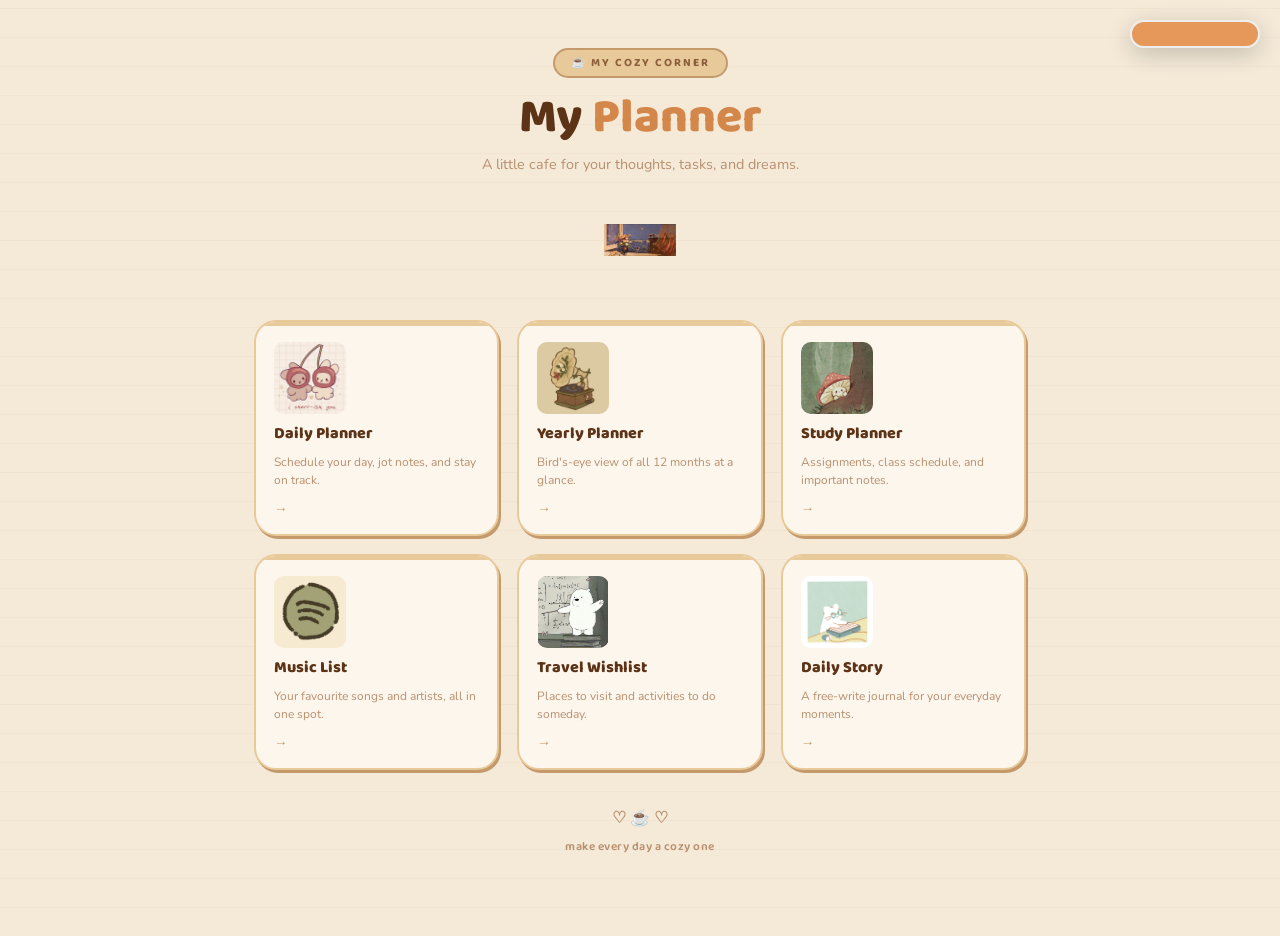
<file: planner/index.html>
<!DOCTYPE html>
<html lang="en">
<head>
  <meta charset="UTF-8">
  <title>My Planner</title>
  <meta name="viewport" content="width=device-width, initial-scale=1.0">
  <link rel="stylesheet" href="style/base.css">
  <link rel="stylesheet" href="style/components.css">
  <style>
    /* ── INDEX-ONLY STYLES ── */
    body {
      padding-bottom: 60px;
    }

    .hero {
      text-align: center;
      padding: 48px 24px 36px;
      position: relative;
    }

    .hero-tag {
      display: inline-block;
      background: var(--tan);
      border: 2px solid var(--brown-light);
      border-radius: var(--radius-pill);
      padding: 4px 16px;
      font-family: var(--font-display);
      font-size: 0.72rem;
      font-weight: 700;
      letter-spacing: 2px;
      text-transform: uppercase;
      color: var(--brown-mid);
      margin-bottom: 14px;
    }

    .hero h1 {
      font-family: var(--font-display);
      font-size: 3rem;
      font-weight: 800;
      color: var(--brown);
      line-height: 1.1;
      margin-bottom: 8px;
    }

    .hero h1 span {
      color: var(--accent);
    }

    .hero p {
      font-size: 0.9rem;
      color: var(--muted);
      max-width: 340px;
      margin: 0 auto 28px;
      line-height: 1.6;
    }

    /* cafe illustration row */
    .hero-illo {
      display: flex;
      justify-content: center;
      align-items: flex-end;
      gap: 20px;
      margin-bottom: 8px;
      font-size: 2rem;
      line-height: 1;
    }

    /* ── GRID ── */
    .planner-grid {
      display: grid;
      grid-template-columns: repeat(3, 1fr);
      gap: 18px;
      max-width: 820px;
      margin: 0 auto;
      padding: 0 24px;
    }

    @media (max-width: 640px) {
      .planner-grid { grid-template-columns: repeat(2, 1fr); }
      .hero h1 { font-size: 2.2rem; }
    }

    /* ── PAGE CARD ── */
    .page-card {
      background: var(--cream-light);
      border: 2px solid var(--tan);
      border-radius: var(--radius-lg);
      padding: 20px 18px 16px;
      text-decoration: none;
      color: var(--brown);
      display: flex;
      flex-direction: column;
      gap: 10px;
      box-shadow: var(--shadow-card);
      transition: transform 0.18s, box-shadow 0.18s, background 0.15s;
      position: relative;
      overflow: hidden;
      cursor: pointer;
    }

    .page-card:hover {
      transform: translate(-2px, -3px);
      box-shadow: var(--shadow-lift);
      background: var(--warm-white);
    }

    .page-card:active {
      transform: translate(0, 0);
      box-shadow: var(--shadow-card);
    }

    /* accent stripe at top */
    .page-card::before {
      content: '';
      position: absolute;
      top: 0; left: 0; right: 0;
      height: 4px;
      background: var(--tan);
      border-radius: var(--radius-lg) var(--radius-lg) 0 0;
      transition: background 0.2s;
    }

    .page-card:hover::before { background: var(--accent); }

    .card-icon {
      width: 72px;
      height: 72px;
      object-fit: contain;
      border-radius: 10px;
    }

    .card-name {
      font-family: var(--font-display);
      font-size: 1rem;
      font-weight: 800;
      color: var(--brown);
      line-height: 1.2;
    }

    .card-desc {
      font-size: 0.75rem;
      color: var(--muted);
      line-height: 1.5;
    }

    .card-arrow {
      font-size: 0.85rem;
      color: var(--brown-light);
      margin-top: auto;
      transition: color 0.15s, transform 0.15s;
      display: inline-block;
    }

    .page-card:hover .card-arrow {
      color: var(--accent);
      transform: translateX(3px);
    }

    /* ── FOOTER ── */
    .site-footer {
      text-align: center;
      padding: 36px 24px 20px;
      font-size: 0.75rem;
      color: var(--muted);
      font-family: var(--font-display);
      font-weight: 600;
      letter-spacing: 0.5px;
    }

    .site-footer .hearts {
      font-size: 1rem;
      display: block;
      margin-bottom: 6px;
    }
  </style>
</head>
<body>

  <!-- HERO -->
  <div class="hero fade-up">
    <div class="hero-tag">☕ my cozy corner</div>
    <h1>My <span>Planner</span></h1>
    <p>A little cafe for your thoughts, tasks, and dreams.</p>
    <div class="hero-illo">
    <img class="card-icon" src="/planner/assets/illustration/aesthetic.png" width="1000"  height="200">

    </div>
  </div>

  <!-- PAGE CARDS GRID -->
  <div class="planner-grid stagger">

    <a class="page-card" href="pages/daily.html">
      <img class="card-icon" src="/planner/assets/illustration/i-cherr-ish.png" alt="Daily Planner">
      <div class="card-name">Daily Planner</div>
      <div class="card-desc">Schedule your day, jot notes, and stay on track.</div>
      <span class="card-arrow">→</span>
    </a>

    <a class="page-card" href="pages/yearly.html">
      <img class="card-icon" src="/planner/assets/illustration/yearly.png" alt="Yearly Planner">
      <div class="card-name">Yearly Planner</div>
      <div class="card-desc">Bird's-eye view of all 12 months at a glance.</div>
      <span class="card-arrow">→</span>
    </a>

    <a class="page-card" href="pages/study.html">
      <img class="card-icon" src="/planner/assets/illustration/p.png" alt="Study Planner">
      <div class="card-name">Study Planner</div>
      <div class="card-desc">Assignments, class schedule, and important notes.</div>
      <span class="card-arrow">→</span>
    </a>

    <a class="page-card" href="pages/music-list.html">
      <img class="card-icon" src="/planner/assets/illustration/music.png" alt="Music List">
      <div class="card-name">Music List</div>
      <div class="card-desc">Your favourite songs and artists, all in one spot.</div>
      <span class="card-arrow">→</span>
    </a>

    <a class="page-card" href="pages/travel.html">
      <img class="card-icon" src="/planner/assets/illustration/ice-bear.png" alt="Travel Wishlist">
      <div class="card-name">Travel Wishlist</div>
      <div class="card-desc">Places to visit and activities to do someday.</div>
      <span class="card-arrow">→</span>
    </a>

    <a class="page-card" href="pages/daily-story.html">
      <img class="card-icon" src="/planner/assets/illustration/angry-typing.png" alt="Daily Story">
      <div class="card-name">Daily Story</div>
      <div class="card-desc">A free-write journal for your everyday moments.</div>
      <span class="card-arrow">→</span>
    </a>

  </div>

  <!-- FOOTER -->
  <footer class="site-footer">
    <span class="hearts">♡ ☕ ♡</span>
    make every day a cozy one
  </footer>

  <script src="script.js" defer></script>
</body>
</html>
</file>
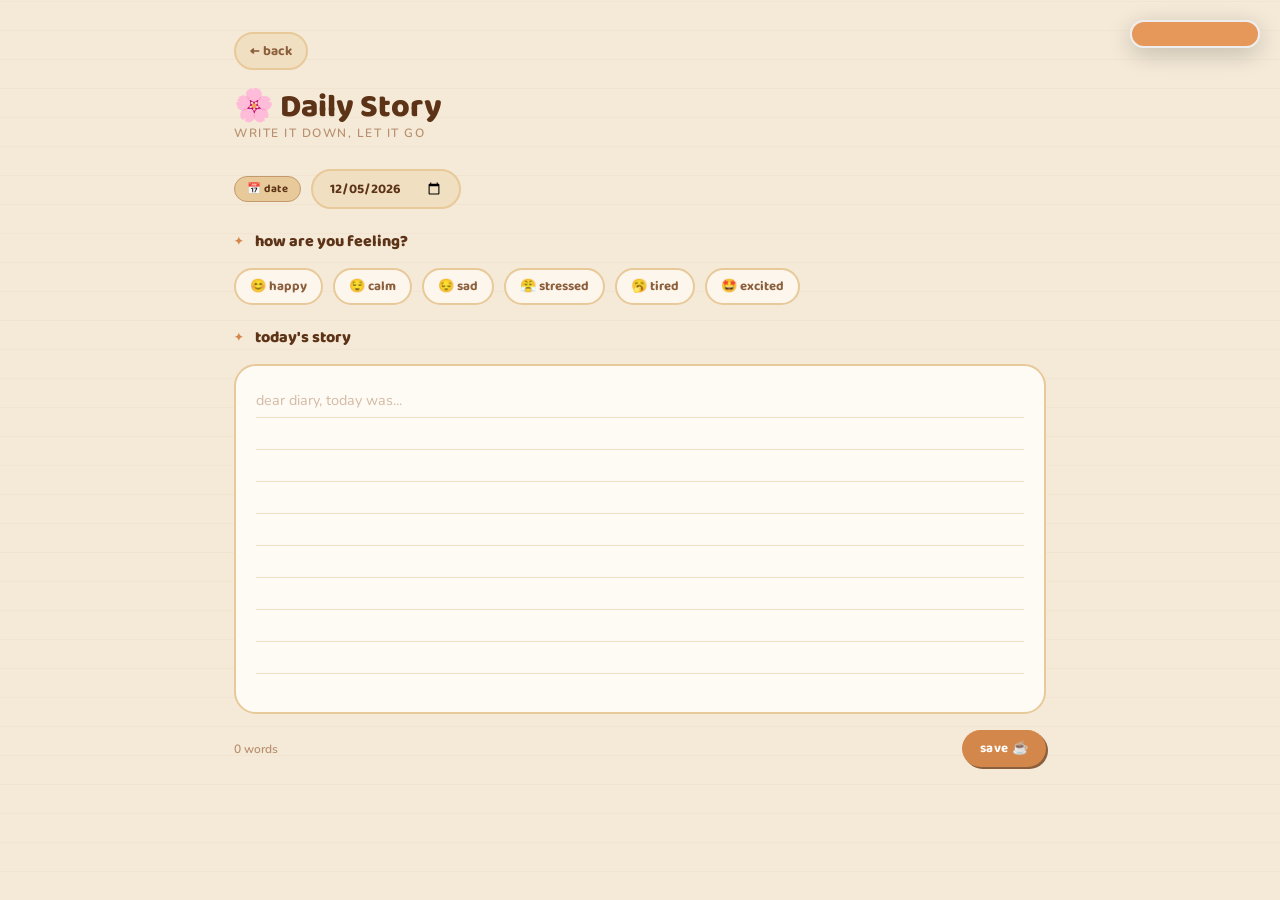
<file: planner/pages/daily-story.html>
<!DOCTYPE html>
<html lang="en">
<head>
  <meta charset="UTF-8">
  <title>Daily Story</title>
  <meta name="viewport" content="width=device-width, initial-scale=1.0">
  <link rel="stylesheet" href="../style/base.css">
  <link rel="stylesheet" href="../style/components.css">
  <style>
    .journal-date { display: flex; gap: 10px; align-items: center; margin-bottom: 20px; }
    .journal-date input {
      background: var(--tan-light); border: 2px solid var(--tan);
      border-radius: var(--radius-pill); padding: 6px 16px;
      font-family: var(--font-display); font-size: 0.85rem;
      font-weight: 700; color: var(--brown); outline: none;
    }
    .mood-row { display: flex; gap: 10px; margin-bottom: 20px; flex-wrap: wrap; }
    .mood-btn {
      background: var(--cream-light); border: 2px solid var(--tan);
      border-radius: var(--radius-pill); padding: 6px 14px;
      font-size: 0.82rem; font-family: var(--font-display);
      font-weight: 700; color: var(--brown-mid); cursor: pointer;
      transition: background 0.15s, border-color 0.15s;
    }
    .mood-btn:hover, .mood-btn.active { background: var(--accent); border-color: var(--accent); color: white; }
    .journal-body {
      background: var(--warm-white); border: 2px solid var(--tan);
      border-radius: var(--radius-lg); padding: 20px; min-height: 340px;
    }
    .journal-body textarea {
      width: 100%; min-height: 300px; background: transparent;
      border: none; outline: none; resize: none;
      font-family: var(--font-body); font-size: 0.9rem; color: var(--brown); line-height: 2;
      background-image: repeating-linear-gradient(transparent, transparent 31px, var(--tan-light) 31px, var(--tan-light) 32px);
    }
    .journal-body textarea::placeholder { color: var(--muted); opacity: 0.6; }
    .bottom-row { display: flex; justify-content: space-between; align-items: center; margin-top: 16px; }
    .word-count { font-size: 0.75rem; color: var(--muted); font-weight: 600; }
    .status { font-size: 0.75rem; color: var(--accent); font-weight: 600; opacity: 0; transition: opacity 0.3s; }
    .status.show { opacity: 1; }
  </style>
</head>
<body>
<div class="page fade-up">
  <a class="back-nav" href="../index.html">← back</a>
  <div class="page-header">
    <div>
      <h1>🌸 Daily Story</h1>
      <div class="subtitle">write it down, let it go</div>
    </div>
  </div>

  <div class="journal-date">
    <span class="pill-label">📅 date</span>
    <input type="date" id="journal-date" onchange="loadEntry()">
  </div>

  <div>
    <div class="card-title dots">how are you feeling?</div>
    <div class="mood-row" id="mood-row">
      <button class="mood-btn" onclick="setMood(this)">😊 happy</button>
      <button class="mood-btn" onclick="setMood(this)">😌 calm</button>
      <button class="mood-btn" onclick="setMood(this)">😔 sad</button>
      <button class="mood-btn" onclick="setMood(this)">😤 stressed</button>
      <button class="mood-btn" onclick="setMood(this)">🥱 tired</button>
      <button class="mood-btn" onclick="setMood(this)">🤩 excited</button>
    </div>
  </div>

  <div class="card-title dots">today's story</div>
  <div class="journal-body">
    <textarea id="journal-text" placeholder="dear diary, today was..."></textarea>
  </div>

  <div class="bottom-row">
    <span class="word-count" id="word-count">0 words</span>
    <div style="display:flex;align-items:center;gap:12px">
      <span class="status" id="status">saved ✓</span>
      <button class="btn" onclick="saveEntry()">save ☕</button>
    </div>
  </div>
</div>

<script>
  const API = 'http://localhost:8000/api/v1/planner';
  let currentMood = '';

  document.getElementById('journal-date').value = new Date().toISOString().split('T')[0];

  function getDate() { return document.getElementById('journal-date').value; }

  function setMood(btn) {
    document.querySelectorAll('.mood-btn').forEach(b => b.classList.remove('active'));
    btn.classList.add('active');
    currentMood = btn.textContent.trim();
  }

  document.getElementById('journal-text').addEventListener('input', function() {
    const words = this.value.trim().split(/\s+/).filter(Boolean).length;
    document.getElementById('word-count').textContent = words + ' words';
  });

  async function loadEntry() {
    const res = await fetch(`${API}/story?date=${getDate()}`);
    if (!res.ok) return;
    const data = await res.json();
    if (!data) { 
      document.getElementById('journal-text').value = '';
      document.querySelectorAll('.mood-btn').forEach(b => b.classList.remove('active'));
      currentMood = '';
      return; 
    }
    document.getElementById('journal-text').value = data.body || '';
    currentMood = data.mood || '';
    document.querySelectorAll('.mood-btn').forEach(b => {
      if (b.textContent.trim() === currentMood) b.classList.add('active');
    });
    const words = data.body.trim().split(/\s+/).filter(Boolean).length;
    document.getElementById('word-count').textContent = words + ' words';
  }

  async function saveEntry() {
    await fetch(`${API}/story`, {
      method: 'PUT',
      headers: { 'Content-Type': 'application/json' },
      body: JSON.stringify({ date: getDate(), mood: currentMood, body: document.getElementById('journal-text').value })
    });
    const status = document.getElementById('status');
    status.classList.add('show');
    setTimeout(() => status.classList.remove('show'), 2000);
  }

  loadEntry();</script>  <script src="../script.js" defer></script></body></html>
</file>
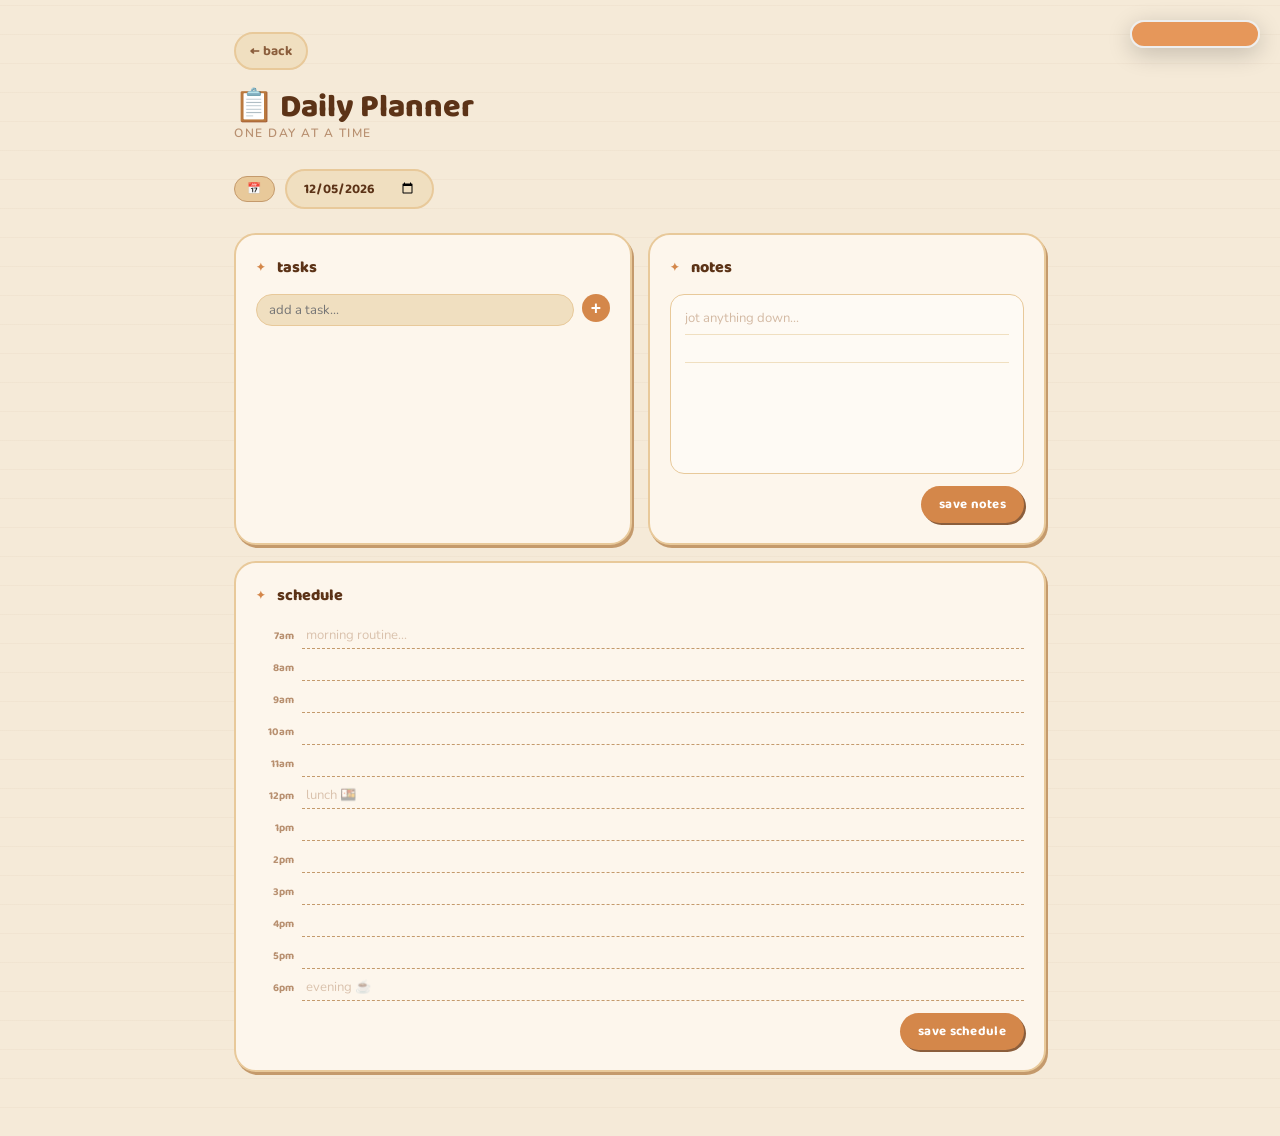
<file: planner/pages/daily.html>
<!DOCTYPE html>
<html lang="en">
<head>
  <meta charset="UTF-8">
  <title>Daily Planner</title>
  <meta name="viewport" content="width=device-width, initial-scale=1.0">
  <link rel="stylesheet" href="../style/base.css">
  <link rel="stylesheet" href="../style/components.css">
  <style>
    .date-bar { display: flex; align-items: center; gap: 10px; margin-bottom: 24px; }
    .date-bar input[type="date"] {
      background: var(--tan-light); border: 2px solid var(--tan);
      border-radius: var(--radius-pill); padding: 6px 16px;
      font-family: var(--font-display); font-size: 0.85rem;
      font-weight: 700; color: var(--brown); outline: none;
    }
    .two-col { display: grid; grid-template-columns: 1fr 1fr; gap: 16px; }
    .task-input-row { display: flex; gap: 8px; margin-bottom: 10px; }
    .task-input-row input {
      flex: 1; background: var(--tan-light); border: 1.5px solid var(--tan);
      border-radius: var(--radius-pill); padding: 6px 12px;
      font-family: var(--font-body); font-size: 0.82rem; color: var(--brown); outline: none;
    }
    .task-input-row input:focus { border-color: var(--accent); }
    .add-btn {
      background: var(--accent); color: white; border: none;
      border-radius: var(--radius-pill); width: 28px; height: 28px;
      font-size: 1.1rem; cursor: pointer; display: flex;
      align-items: center; justify-content: center;
      flex-shrink: 0; font-weight: bold; transition: transform 0.1s;
    }
    .add-btn:hover { transform: scale(1.1); }
    .task-list { list-style: none; display: flex; flex-direction: column; gap: 6px; }
    .task-item {
      display: flex; align-items: center; gap: 8px; padding: 7px 10px;
      background: var(--warm-white); border: 1.5px solid var(--tan);
      border-radius: var(--radius-md); animation: fadeUp 0.2s ease;
    }
    .task-item input[type="checkbox"] {
      appearance: none; width: 16px; height: 16px;
      border: 2px solid var(--brown-light); border-radius: 5px;
      background: var(--cream-light); cursor: pointer; flex-shrink: 0; position: relative;
    }
    .task-item input[type="checkbox"]:checked { background: var(--accent); border-color: var(--accent); }
    .task-item input[type="checkbox"]:checked::after {
      content: '✓'; position: absolute; top: 50%; left: 50%;
      transform: translate(-50%,-50%); font-size: 9px; color: white; font-weight: bold;
    }
    .task-item span { flex: 1; font-size: 0.82rem; }
    .task-item.done span { text-decoration: line-through; color: var(--muted); }
    .del { background: none; border: none; color: var(--muted); cursor: pointer; font-size: 0.85rem; opacity: 0; transition: opacity 0.15s; }
    .task-item:hover .del { opacity: 1; }
    .del:hover { color: var(--accent); }
    .schedule-grid { display: flex; flex-direction: column; gap: 5px; }
    .time-slot { display: flex; align-items: center; gap: 8px; }
    .time-label { font-family: var(--font-display); font-size: 0.68rem; font-weight: 700; color: var(--muted); width: 38px; flex-shrink: 0; text-align: right; }
    .time-slot input {
      flex: 1; background: transparent; border: none;
      border-bottom: 1.5px dashed var(--brown-light); padding: 4px 4px;
      font-family: var(--font-body); font-size: 0.82rem; color: var(--brown); outline: none;
    }
    .time-slot input::placeholder { color: var(--muted); opacity: 0.5; }
    .save-bar { display: flex; justify-content: flex-end; margin-top: 12px; }
  </style>
</head>
<body>
<div class="page fade-up">
  <a class="back-nav" href="../index.html">← back</a>
  <div class="page-header">
    <div>
      <h1>📋 Daily Planner</h1>
      <div class="subtitle">one day at a time</div>
    </div>
  </div>

  <div class="date-bar">
    <span class="pill-label">📅</span>
    <input type="date" id="today-date" onchange="loadDay()">
  </div>

  <div class="two-col">
    <div class="card">
      <div class="card-title dots">tasks</div>
      <div class="task-input-row">
        <input type="text" id="task-input" placeholder="add a task..." onkeydown="if(event.key==='Enter') addTask()">
        <button class="add-btn" onclick="addTask()">+</button>
      </div>
      <ul class="task-list" id="task-list"></ul>
    </div>
    <div class="card">
      <div class="card-title dots">notes</div>
      <div class="notes-block" style="min-height: 180px;">
        <textarea id="notes-textarea" placeholder="jot anything down..."></textarea>
      </div>
      <div class="save-bar">
        <button class="btn" onclick="saveNotes()">save notes</button>
      </div>
    </div>
  </div>

  <div style="margin-top: 16px;">
    <div class="card">
      <div class="card-title dots">schedule</div>
      <div class="schedule-grid" id="schedule-grid">
        <div class="time-slot"><span class="time-label">7am</span><input data-hour="7am" type="text" placeholder="morning routine..."></div>
        <div class="time-slot"><span class="time-label">8am</span><input data-hour="8am" type="text" placeholder=""></div>
        <div class="time-slot"><span class="time-label">9am</span><input data-hour="9am" type="text" placeholder=""></div>
        <div class="time-slot"><span class="time-label">10am</span><input data-hour="10am" type="text" placeholder=""></div>
        <div class="time-slot"><span class="time-label">11am</span><input data-hour="11am" type="text" placeholder=""></div>
        <div class="time-slot"><span class="time-label">12pm</span><input data-hour="12pm" type="text" placeholder="lunch 🍱"></div>
        <div class="time-slot"><span class="time-label">1pm</span><input data-hour="1pm" type="text" placeholder=""></div>
        <div class="time-slot"><span class="time-label">2pm</span><input data-hour="2pm" type="text" placeholder=""></div>
        <div class="time-slot"><span class="time-label">3pm</span><input data-hour="3pm" type="text" placeholder=""></div>
        <div class="time-slot"><span class="time-label">4pm</span><input data-hour="4pm" type="text" placeholder=""></div>
        <div class="time-slot"><span class="time-label">5pm</span><input data-hour="5pm" type="text" placeholder=""></div>
        <div class="time-slot"><span class="time-label">6pm</span><input data-hour="6pm" type="text" placeholder="evening ☕"></div>
      </div>
      <div class="save-bar">
        <button class="btn" onclick="saveSchedule()">save schedule</button>
      </div>
    </div>
  </div>
</div>

<script>
  const API = 'http://localhost:8000/api/v1/planner';

  const dateInput = document.getElementById('today-date');
  dateInput.value = new Date().toISOString().split('T')[0];

  function getDate() { return dateInput.value; }

  // ── LOAD ALL ──
  async function loadDay() {
    const date = getDate();
    await Promise.all([loadTasks(date), loadNotes(date), loadSchedule(date)]);
  }

  // ── TASKS ──
  async function loadTasks(date) {
    const res = await fetch(`${API}/daily/tasks?date=${date}`);
    const tasks = await res.json();
    renderTasks(tasks);
  }

  function renderTasks(tasks) {
    const list = document.getElementById('task-list');
    list.innerHTML = '';
    if (!tasks.length) {
      list.innerHTML = '<li style="color:var(--muted);font-size:0.8rem;text-align:center;padding:12px">no tasks yet</li>';
      return;
    }
    tasks.forEach(t => {
      const li = document.createElement('li');
      li.className = 'task-item' + (t.done ? ' done' : '');
      const cb = document.createElement('input');
      cb.type = 'checkbox'; cb.checked = t.done;
      cb.onchange = () => toggleTask(t.id, !t.done);
      const span = document.createElement('span');
      span.textContent = t.text;
      const del = document.createElement('button');
      del.className = 'del'; del.textContent = '✕';
      del.onclick = () => deleteTask(t.id);
      li.append(cb, span, del);
      list.appendChild(li);
    });
  }

  async function addTask() {
    const input = document.getElementById('task-input');
    const val = input.value.trim();
    if (!val) return;
    await fetch(`${API}/daily/tasks`, {
      method: 'POST',
      headers: { 'Content-Type': 'application/json' },
      body: JSON.stringify({ date: getDate(), text: val })
    });
    input.value = '';
    loadTasks(getDate());
  }

  async function toggleTask(id, done) {
    await fetch(`${API}/daily/tasks/${id}`, {
      method: 'PATCH',
      headers: { 'Content-Type': 'application/json' },
      body: JSON.stringify({ done })
    });
    loadTasks(getDate());
  }

  async function deleteTask(id) {
    await fetch(`${API}/daily/tasks/${id}`, { method: 'DELETE' });
    loadTasks(getDate());
  }

  // ── NOTES ──
  async function loadNotes(date) {
    const res = await fetch(`${API}/daily/notes?date=${date}`);
    if (res.ok) {
      const data = await res.json();
      document.getElementById('notes-textarea').value = data ? data.body : '';
    }
  }

  async function saveNotes() {
    await fetch(`${API}/daily/notes`, {
      method: 'PUT',
      headers: { 'Content-Type': 'application/json' },
      body: JSON.stringify({ date: getDate(), body: document.getElementById('notes-textarea').value })
    });
  }

  // ── SCHEDULE ──
  async function loadSchedule(date) {
    const res = await fetch(`${API}/daily/schedule?date=${date}`);
    const slots = await res.json();
    const map = {};
    slots.forEach(s => map[s.hour] = s.text);
    document.querySelectorAll('[data-hour]').forEach(input => {
      input.value = map[input.dataset.hour] || '';
    });
  }

  async function saveSchedule() {
    const date = getDate();
    const inputs = document.querySelectorAll('[data-hour]');
    await Promise.all([...inputs].map(input =>
      fetch(`${API}/daily/schedule`, {
        method: 'PUT',
        headers: { 'Content-Type': 'application/json' },
        body: JSON.stringify({ date, hour: input.dataset.hour, text: input.value })
      })
    ));
  }

  loadDay();</script>  <script src="../script.js" defer></script></body></html>
</file>
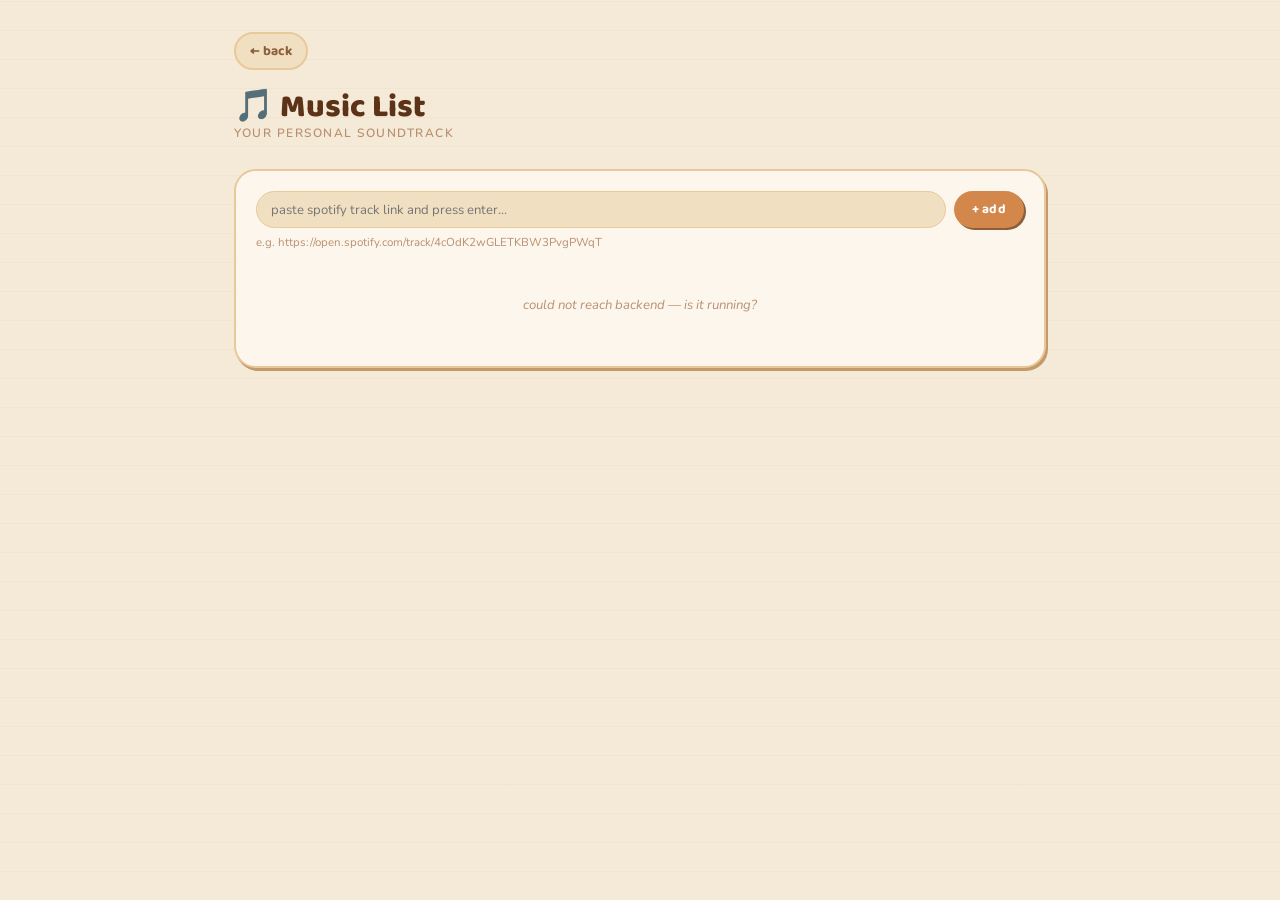
<file: planner/pages/music-list.html>
<!DOCTYPE html>
<html lang="en">
<head>
  <meta charset="UTF-8">
  <title>Music List</title>
  <meta name="viewport" content="width=device-width, initial-scale=1.0">
  <link rel="stylesheet" href="../style/base.css">
  <link rel="stylesheet" href="../style/components.css">
  <style>
    .add-row { display: flex; gap: 8px; margin-bottom: 6px; }
    .add-row input {
      flex: 1; background: var(--tan-light);
      border: 1.5px solid var(--tan); border-radius: var(--radius-pill);
      padding: 7px 14px; font-family: var(--font-body);
      font-size: 0.82rem; color: var(--brown); outline: none;
    }
    .add-row input:focus { border-color: var(--accent); }
    .add-row input.error { border-color: #c0392b; }
    .hint { font-size: 0.72rem; color: var(--muted); margin-bottom: 14px; }
    .error-msg { font-size: 0.75rem; color: #c0392b; margin-bottom: 10px; display: none; }
    .error-msg.show { display: block; }
    .song-list { display: flex; flex-direction: column; gap: 12px; }
    .song-card {
      background: var(--warm-white); border: 1.5px solid var(--tan);
      border-radius: var(--radius-lg); overflow: hidden; animation: fadeUp 0.2s ease;
    }
    .song-card-header { display: flex; align-items: center; gap: 10px; padding: 10px 14px; }
    .song-num { font-family: var(--font-display); font-size: 0.7rem; font-weight: 700; color: var(--muted); width: 20px; flex-shrink: 0; }
    .song-info { flex: 1; }
    .song-title { font-family: var(--font-display); font-size: 0.9rem; font-weight: 700; color: var(--brown); }
    .song-meta { font-size: 0.72rem; color: var(--muted); }
    .toggle-embed {
      background: var(--tan-light); border: 1.5px solid var(--tan);
      border-radius: var(--radius-pill); padding: 4px 12px;
      font-family: var(--font-display); font-size: 0.7rem; font-weight: 700;
      color: var(--brown-mid); cursor: pointer; transition: background 0.15s; flex-shrink: 0;
    }
    .toggle-embed:hover { background: var(--tan); }
    .del { background: none; border: none; color: var(--muted); cursor: pointer; font-size: 0.85rem; opacity: 0; transition: opacity 0.15s; flex-shrink: 0; }
    .song-card:hover .del { opacity: 1; }
    .del:hover { color: #c0392b; }
    .embed-wrap { padding: 0 14px 12px; display: none; }
    .embed-wrap.open { display: block; }
    .embed-wrap iframe { width: 100%; height: 80px; border: none; border-radius: var(--radius-md); }
    .empty-state { text-align: center; color: var(--muted); font-size: 0.82rem; padding: 32px; font-style: italic; }
    .loading-pill {
      display: inline-flex; align-items: center; gap: 6px;
      background: var(--tan-light); border: 1.5px solid var(--tan);
      border-radius: var(--radius-pill); padding: 4px 12px;
      font-size: 0.72rem; color: var(--muted); margin-bottom: 12px;
    }
  </style>
</head>
<body>
<div class="page fade-up">
  <a class="back-nav" href="../index.html">← back</a>
  <div class="page-header">
    <div>
      <h1>🎵 Music List</h1>
      <div class="subtitle">your personal soundtrack</div>
    </div>
  </div>

  <div class="card">
    <div class="add-row">
      <input type="text" id="link-input" placeholder="paste spotify track link and press enter..."
        onkeydown="if(event.key==='Enter') addSong()"
        oninput="clearError()">
      <button class="btn" onclick="addSong()">+ add</button>
    </div>
    <div class="hint">e.g. https://open.spotify.com/track/4cOdK2wGLETKBW3PvgPWqT</div>
    <div class="error-msg" id="error-msg">⚠ paste a valid spotify track URL</div>
    <div id="fetching" style="display:none" class="loading-pill">⏳ fetching track info...</div>

    <div class="song-list" id="song-list">
      <div class="empty-state">loading... ☕</div>
    </div>
  </div>
</div>

<script>
  const API = 'http://127.0.0.1:8000/api/v1/planner';

  function extractTrackId(url) {
    const match = url.match(/spotify\.com\/track\/([a-zA-Z0-9]+)/);
    return match ? match[1] : null;
  }

  function clearError() {
    document.getElementById('error-msg').classList.remove('show');
    document.getElementById('link-input').classList.remove('error');
  }

  // Spotify oEmbed — no auth needed, returns title + author_name
  async function fetchTrackMeta(trackId) {
    try {
      const url = `https://open.spotify.com/track/${trackId}`;
      const res = await fetch(`https://open.spotify.com/oembed?url=${encodeURIComponent(url)}`);
      if (!res.ok) return null;
      const data = await res.json();
      // title is usually "Song Name" and author_name is "Artist"
      return { title: data.title, artist: data.author_name || '' };
    } catch {
      return null;
    }
  }

  async function loadSongs() {
    try {
      const res = await fetch(`${API}/music`);
      const songs = await res.json();
      render(songs);
    } catch {
      document.getElementById('song-list').innerHTML =
        '<div class="empty-state">could not reach backend — is it running?</div>';
    }
  }

  function render(songs) {
    const list = document.getElementById('song-list');
    list.innerHTML = '';
    if (!songs.length) {
      list.innerHTML = '<div class="empty-state">no songs yet — paste a spotify link above ☕</div>';
      return;
    }
    songs.forEach((s, i) => {
      const trackId = extractTrackId(s.genre);
      const card = document.createElement('div');
      card.className = 'song-card';
      card.innerHTML = `
        <div class="song-card-header">
          <span class="song-num">${i + 1}</span>
          <div class="song-info">
            <div class="song-title">${s.title}</div>
            <div class="song-meta">${s.artist || ''}</div>
          </div>
          ${trackId ? `<button class="toggle-embed" onclick="toggleEmbed(this)">▶ play</button>` : ''}
          <button class="del" onclick="deleteSong(${s.id})">✕</button>
        </div>
        ${trackId ? `
        <div class="embed-wrap">
          <iframe src="https://open.spotify.com/embed/track/${trackId}?utm_source=generator"
            allow="autoplay; clipboard-write; encrypted-media; fullscreen; picture-in-picture"
            loading="lazy"></iframe>
        </div>` : ''}
      `;
      list.appendChild(card);
    });
  }

  function toggleEmbed(btn) {
    const wrap = btn.closest('.song-card').querySelector('.embed-wrap');
    const open = wrap.classList.toggle('open');
    btn.textContent = open ? '▼ hide' : '▶ play';
  }

  async function addSong() {
    const linkInput = document.getElementById('link-input');
    const link = linkInput.value.trim();
    const errMsg = document.getElementById('error-msg');
    const fetching = document.getElementById('fetching');

    const trackId = extractTrackId(link);
    if (!trackId) {
      linkInput.classList.add('error');
      errMsg.classList.add('show');
      return;
    }

    // fetch title + artist from oEmbed
    fetching.style.display = 'flex';
    const meta = await fetchTrackMeta(trackId);
    fetching.style.display = 'none';

    const title = meta ? meta.title : `Track ${trackId}`;
    const artist = meta ? meta.artist : '';

    await fetch(`${API}/music`, {
      method: 'POST',
      headers: { 'Content-Type': 'application/json' },
      body: JSON.stringify({ title, artist, genre: link })
    });

    linkInput.value = '';
    loadSongs();
  }

  async function deleteSong(id) {
    await fetch(`${API}/music/${id}`, { method: 'DELETE' });
    loadSongs();
  }

  loadSongs();
</script>
</body>
</html>
</file>
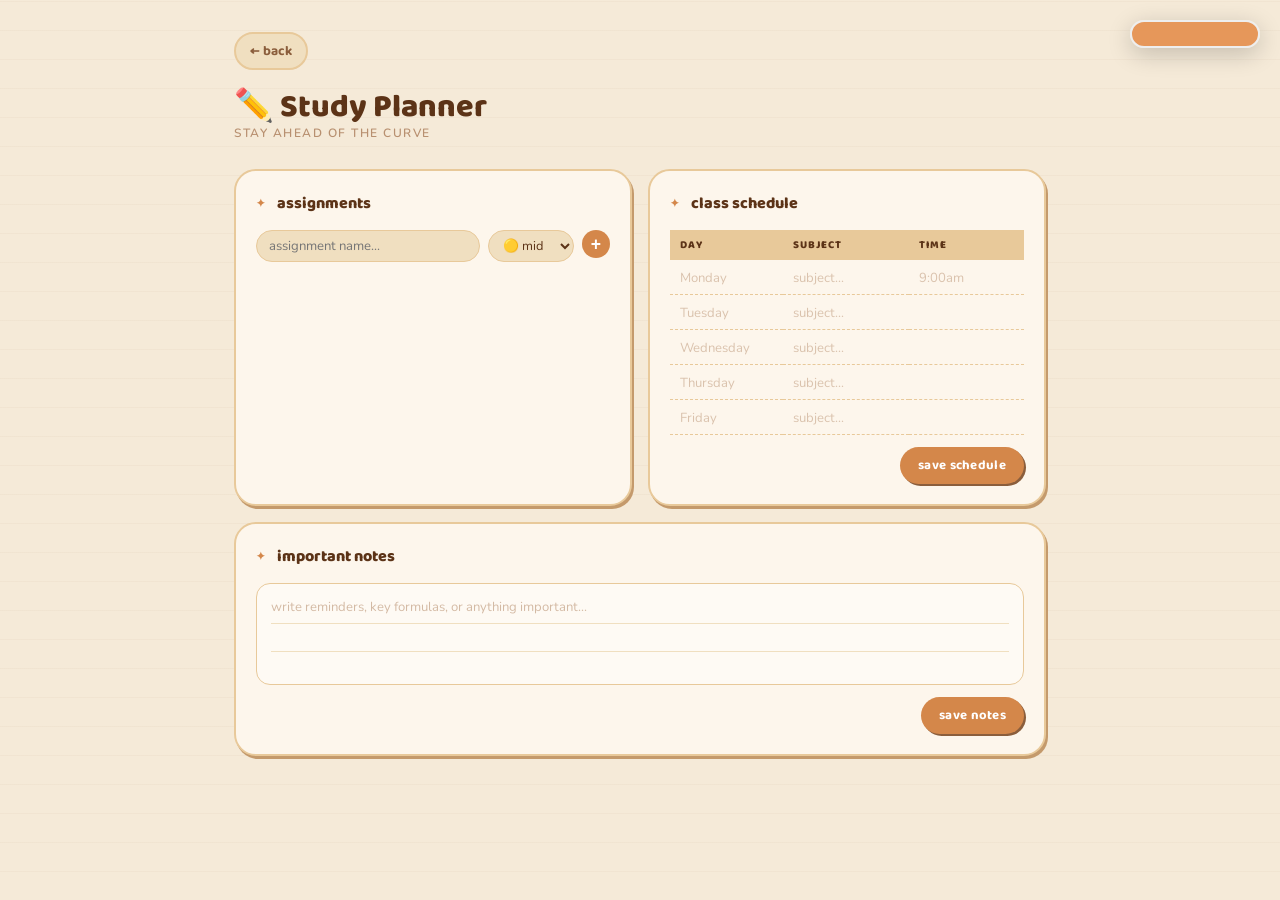
<file: planner/pages/study.html>
<!DOCTYPE html>
<html lang="en">
<head>
  <meta charset="UTF-8">
  <title>Study Planner</title>
  <meta name="viewport" content="width=device-width, initial-scale=1.0">
  <link rel="stylesheet" href="../style/base.css">
  <link rel="stylesheet" href="../style/components.css">
  <style>
    .two-col { display: grid; grid-template-columns: 1fr 1fr; gap: 16px; }
    .assignment-input { display: flex; gap: 8px; margin-bottom: 12px; }
    .assignment-input input {
      flex: 1; background: var(--tan-light); border: 1.5px solid var(--tan);
      border-radius: var(--radius-pill); padding: 6px 12px;
      font-family: var(--font-body); font-size: 0.82rem; color: var(--brown); outline: none;
    }
    .assignment-input input:focus { border-color: var(--accent); }
    .add-btn {
      background: var(--accent); color: white; border: none;
      border-radius: var(--radius-pill); width: 28px; height: 28px;
      font-size: 1.1rem; cursor: pointer; display: flex;
      align-items: center; justify-content: center;
      font-weight: bold; transition: transform 0.1s; flex-shrink: 0;
    }
    .add-btn:hover { transform: scale(1.1); }
    .assignment-list { list-style: none; display: flex; flex-direction: column; gap: 6px; }
    .assignment-item {
      display: flex; align-items: center; gap: 8px; padding: 8px 10px;
      background: var(--warm-white); border: 1.5px solid var(--tan);
      border-radius: var(--radius-md); animation: fadeUp 0.2s ease;
    }
    .assignment-item input[type="checkbox"] {
      appearance: none; width: 16px; height: 16px;
      border: 2px solid var(--brown-light); border-radius: 5px;
      background: var(--cream-light); cursor: pointer; flex-shrink: 0; position: relative;
    }
    .assignment-item input[type="checkbox"]:checked { background: var(--accent); border-color: var(--accent); }
    .assignment-item input[type="checkbox"]:checked::after {
      content: '✓'; position: absolute; top: 50%; left: 50%;
      transform: translate(-50%,-50%); font-size: 9px; color: white; font-weight: bold;
    }
    .assignment-item .text { flex: 1; font-size: 0.82rem; }
    .assignment-item.done .text { text-decoration: line-through; color: var(--muted); }
    .priority-badge { font-size: 0.62rem; font-family: var(--font-display); font-weight: 700; padding: 2px 8px; border-radius: var(--radius-pill); flex-shrink: 0; }
    .priority-high { background: #ffe0e0; color: #c0392b; }
    .priority-mid  { background: #fff3cd; color: #8b6000; }
    .priority-low  { background: #e0f0e0; color: #2d6a2d; }
    .del { background: none; border: none; color: var(--muted); cursor: pointer; font-size: 0.85rem; opacity: 0; transition: opacity 0.15s; }
    .assignment-item:hover .del { opacity: 1; }
    .del:hover { color: var(--accent); }
    .schedule-table { width: 100%; border-collapse: collapse; }
    .schedule-table th {
      font-family: var(--font-display); font-size: 0.68rem; font-weight: 800;
      letter-spacing: 1px; text-transform: uppercase; color: var(--brown);
      padding: 6px 10px; text-align: left; background: var(--tan);
    }
    .schedule-table td { padding: 6px 10px; border-bottom: 1.5px dashed var(--tan); }
    .schedule-table td input {
      width: 100%; background: transparent; border: none; outline: none;
      font-family: var(--font-body); font-size: 0.82rem; color: var(--brown);
    }
    .schedule-table td input::placeholder { color: var(--muted); opacity: 0.5; }
    select {
      background: var(--tan-light); border: 1.5px solid var(--tan);
      border-radius: var(--radius-pill); padding: 5px 10px;
      font-family: var(--font-body); font-size: 0.8rem; color: var(--brown); outline: none; cursor: pointer;
    }
    .save-bar { display: flex; justify-content: flex-end; margin-top: 12px; }
  </style>
</head>
<body>
<div class="page fade-up">
  <a class="back-nav" href="../index.html">← back</a>
  <div class="page-header">
    <div>
      <h1>✏️ Study Planner</h1>
      <div class="subtitle">stay ahead of the curve</div>
    </div>
  </div>

  <div class="two-col">
    <div class="card">
      <div class="card-title dots">assignments</div>
      <div class="assignment-input">
        <input type="text" id="assign-input" placeholder="assignment name..." onkeydown="if(event.key==='Enter') addAssignment()">
        <select id="priority-select">
          <option value="high">🔴 high</option>
          <option value="mid" selected>🟡 mid</option>
          <option value="low">🟢 low</option>
        </select>
        <button class="add-btn" onclick="addAssignment()">+</button>
      </div>
      <ul class="assignment-list" id="assignment-list"></ul>
    </div>

    <div class="card">
      <div class="card-title dots">class schedule</div>
      <table class="schedule-table">
        <thead><tr><th>day</th><th>subject</th><th>time</th></tr></thead>
        <tbody id="class-schedule-body">
          <tr><td><input data-day="Monday" data-field="day" placeholder="Monday" readonly style="color:var(--muted)"></td><td><input data-day="Monday" data-field="subject" placeholder="subject..."></td><td><input data-day="Monday" data-field="time" placeholder="9:00am"></td></tr>
          <tr><td><input data-day="Tuesday" data-field="day" placeholder="Tuesday" readonly style="color:var(--muted)"></td><td><input data-day="Tuesday" data-field="subject" placeholder="subject..."></td><td><input data-day="Tuesday" data-field="time" placeholder=""></td></tr>
          <tr><td><input data-day="Wednesday" data-field="day" placeholder="Wednesday" readonly style="color:var(--muted)"></td><td><input data-day="Wednesday" data-field="subject" placeholder="subject..."></td><td><input data-day="Wednesday" data-field="time" placeholder=""></td></tr>
          <tr><td><input data-day="Thursday" data-field="day" placeholder="Thursday" readonly style="color:var(--muted)"></td><td><input data-day="Thursday" data-field="subject" placeholder="subject..."></td><td><input data-day="Thursday" data-field="time" placeholder=""></td></tr>
          <tr><td><input data-day="Friday" data-field="day" placeholder="Friday" readonly style="color:var(--muted)"></td><td><input data-day="Friday" data-field="subject" placeholder="subject..."></td><td><input data-day="Friday" data-field="time" placeholder=""></td></tr>
        </tbody>
      </table>
      <div class="save-bar">
        <button class="btn" onclick="saveSchedule()">save schedule</button>
      </div>
    </div>
  </div>

  <div class="card" style="margin-top: 16px;">
    <div class="card-title dots">important notes</div>
    <div class="notes-block">
      <textarea id="study-notes" placeholder="write reminders, key formulas, or anything important..."></textarea>
    </div>
    <div class="save-bar">
      <button class="btn" onclick="saveNotes()">save notes</button>
    </div>
  </div>
</div>

<script>
  const API = 'http://localhost:8000/api/v1/planner';

  // ── ASSIGNMENTS ──
  async function loadAssignments() {
    const res = await fetch(`${API}/study/assignments`);
    const data = await res.json();
    renderAssignments(data);
  }

  function renderAssignments(assignments) {
    const list = document.getElementById('assignment-list');
    list.innerHTML = '';
    if (!assignments.length) {
      list.innerHTML = '<li style="color:var(--muted);font-size:0.8rem;text-align:center;padding:16px">no assignments yet ☕</li>';
      return;
    }
    assignments.forEach(a => {
      const li = document.createElement('li');
      li.className = 'assignment-item' + (a.done ? ' done' : '');
      const cb = document.createElement('input');
      cb.type = 'checkbox'; cb.checked = a.done;
      cb.onchange = () => toggleAssignment(a.id, !a.done);
      const text = document.createElement('span');
      text.className = 'text'; text.textContent = a.text;
      const badge = document.createElement('span');
      badge.className = `priority-badge priority-${a.priority}`;
      badge.textContent = a.priority;
      const del = document.createElement('button');
      del.className = 'del'; del.textContent = '✕';
      del.onclick = () => deleteAssignment(a.id);
      li.append(cb, text, badge, del);
      list.appendChild(li);
    });
  }

  async function addAssignment() {
    const input = document.getElementById('assign-input');
    const val = input.value.trim();
    if (!val) return;
    await fetch(`${API}/study/assignments`, {
      method: 'POST',
      headers: { 'Content-Type': 'application/json' },
      body: JSON.stringify({ text: val, priority: document.getElementById('priority-select').value })
    });
    input.value = '';
    loadAssignments();
  }

  async function toggleAssignment(id, done) {
    await fetch(`${API}/study/assignments/${id}`, {
      method: 'PATCH',
      headers: { 'Content-Type': 'application/json' },
      body: JSON.stringify({ done })
    });
    loadAssignments();
  }

  async function deleteAssignment(id) {
    await fetch(`${API}/study/assignments/${id}`, { method: 'DELETE' });
    loadAssignments();
  }

  // ── CLASS SCHEDULE ──
  async function loadSchedule() {
    const res = await fetch(`${API}/study/schedule`);
    const slots = await res.json();
    const map = {};
    slots.forEach(s => map[s.day] = s);
    document.querySelectorAll('[data-field="subject"]').forEach(input => {
      const slot = map[input.dataset.day];
      if (slot) input.value = slot.subject || '';
    });
    document.querySelectorAll('[data-field="time"]').forEach(input => {
      const slot = map[input.dataset.day];
      if (slot) input.value = slot.time || '';
    });
  }

  async function saveSchedule() {
    const days = ['Monday','Tuesday','Wednesday','Thursday','Friday'];
    await Promise.all(days.map(day => {
      const subject = document.querySelector(`[data-day="${day}"][data-field="subject"]`).value;
      const time = document.querySelector(`[data-day="${day}"][data-field="time"]`).value;
      return fetch(`${API}/study/schedule`, {
        method: 'PUT',
        headers: { 'Content-Type': 'application/json' },
        body: JSON.stringify({ day, subject, time })
      });
    }));
  }

  // ── NOTES ──
  async function loadNotes() {
    const res = await fetch(`${API}/study/notes`);
    if (res.ok) {
      const data = await res.json();
      document.getElementById('study-notes').value = data ? data.body : '';
    }
  }

  async function saveNotes() {
    await fetch(`${API}/study/notes`, {
      method: 'PUT',
      headers: { 'Content-Type': 'application/json' },
      body: JSON.stringify({ body: document.getElementById('study-notes').value })
    });
  }

  loadAssignments();
  loadSchedule();
  loadNotes()</script> <script src="../script.js" defer></script></body></html>
</file>
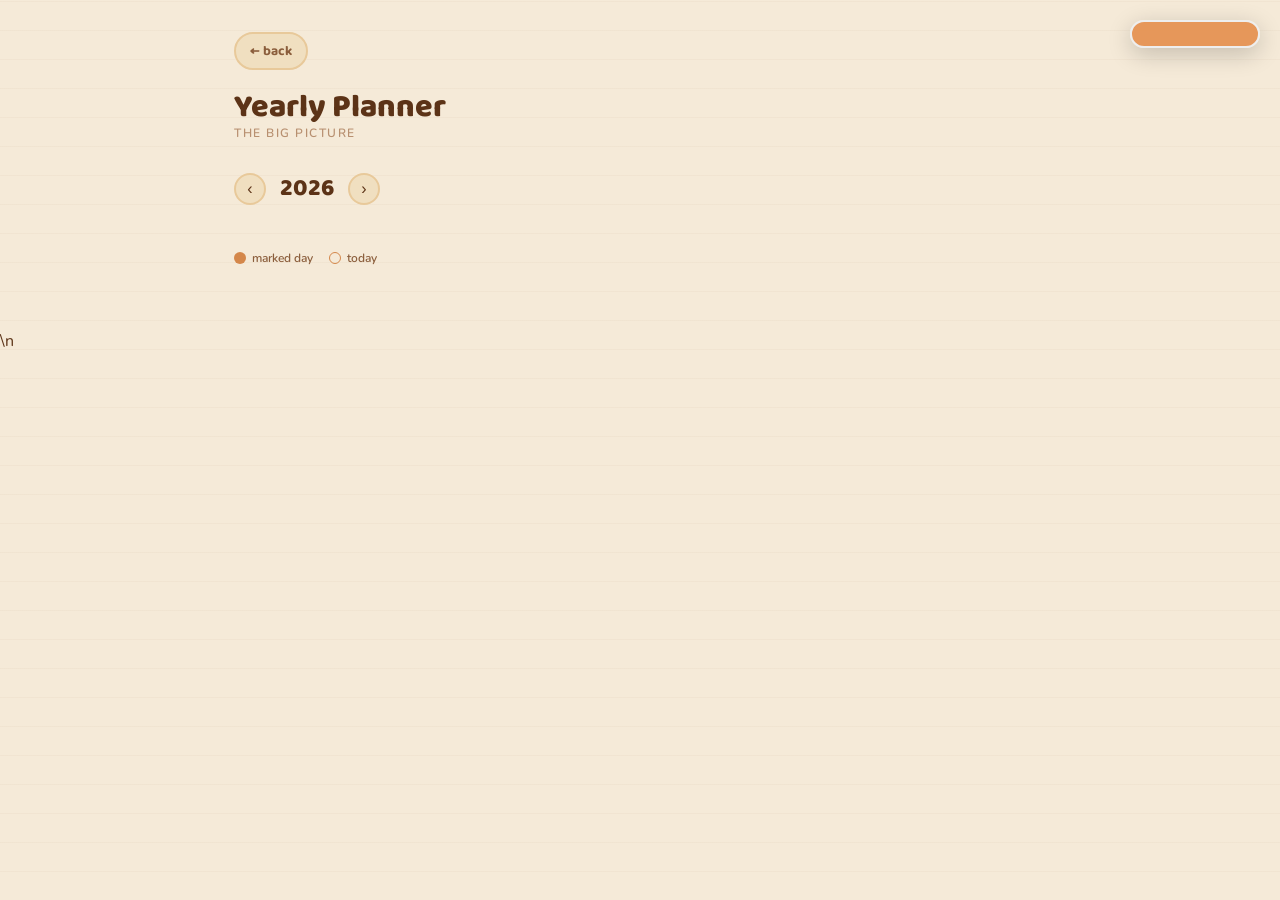
<file: planner/pages/yearly.html>
<!DOCTYPE html>
<html lang="en">
<head>
  <meta charset="UTF-8">
  <title>Yearly Planner</title>
  <meta name="viewport" content="width=device-width, initial-scale=1.0">
  <link rel="stylesheet" href="../style/base.css">
  <link rel="stylesheet" href="../style/components.css">
  <style>
    .year-nav { display: flex; align-items: center; gap: 14px; margin-bottom: 24px; }
    .year-nav button {
      background: var(--tan-light); border: 2px solid var(--tan);
      border-radius: var(--radius-pill); width: 32px; height: 32px;
      font-size: 1rem; cursor: pointer; color: var(--brown);
      display: flex; align-items: center; justify-content: center; transition: background 0.15s;
    }
    .year-nav button:hover { background: var(--tan); }
    .year-nav .year-label { font-family: var(--font-display); font-size: 1.5rem; font-weight: 800; color: var(--brown); }
    .months-grid { display: grid; grid-template-columns: repeat(3, 1fr); gap: 14px; }
    .month-card { background: var(--cream-light); border: 2px solid var(--tan); border-radius: var(--radius-lg); padding: 12px; box-shadow: var(--shadow-card); }
    .month-name { font-family: var(--font-display); font-size: 0.85rem; font-weight: 800; color: var(--brown); text-align: center; margin-bottom: 8px; }
    .day-grid { display: grid; grid-template-columns: repeat(7, 1fr); gap: 2px; }
    .day-hdr { font-size: 0.55rem; font-family: var(--font-display); font-weight: 700; color: var(--muted); text-align: center; padding: 2px 0; }
    .day-cell { font-size: 0.6rem; text-align: center; padding: 3px 1px; border-radius: 50%; color: var(--brown-mid); cursor: pointer; transition: background 0.12s, color 0.12s; line-height: 1.4; }
    .day-cell:hover { background: var(--tan); }
    .day-cell.marked { background: var(--accent); color: white; }
    .day-cell.today { border: 1.5px solid var(--accent); font-weight: 700; }
    .day-cell.em
    pty { cursor: default; }
    .day-cell.empty:hover { background: transparent; }
    .legend { display: flex; align-items: center; gap: 16px; margin-top: 18px; flex-wrap: wrap; }
    .legend-item { display: flex; align-items: center; gap: 6px; font-size: 0.75rem; color: var(--brown-mid); font-weight: 600; }
    .legend-dot { width: 12px; height: 12px; border-radius: 50%; }
  </style>
</head>
<body>
<div class="page fade-up">
  <a class="back-nav" href="../index.html">← back</a>
  <div class="page-header">
    <div>
      <h1> Yearly Planner</h1>
      <div class="subtitle">the big picture</div>
    </div>
  </div>

  <div class="year-nav">
    <button onclick="changeYear(-1)">‹</button>
    <span class="year-label" id="year-label">2026</span>
    <button onclick="changeYear(1)">›</button>
  </div>

  <div class="months-grid" id="months-grid"></div>

  <div class="legend">
    <div class="legend-item">
      <div class="legend-dot" style="background:var(--accent)"></div> marked day
    </div>
    <div class="legend-item">
      <div class="legend-dot" style="border:1.5px solid var(--accent);background:transparent"></div> today
    </div>
  </div>
</div>

<script>
  const API = 'http://localhost:8000/api/v1/planner';
  const MONTHS = ['January','February','March','April','May','June','July','August','September','October','November','December'];
  const DAYS = ['S','M','T','W','T','F','S'];
  let currentYear = new Date().getFullYear();
  const today = new Date();
  let markedSet = new Set(); // "YYYY-MM-DD"

  async function loadMarkedDays() {
    const res = await fetch(`${API}/yearly?year=${currentYear}`);
    const data = await res.json();
    markedSet = new Set(data.map(d => d.date));
    render();
  }

  async function changeYear(d) {
    currentYear += d;
    await loadMarkedDays();
  }

  async function toggleDay(dateStr) {
    await fetch(`${API}/yearly/toggle`, {
      method: 'POST',
      headers: { 'Content-Type': 'application/json' },
      body: JSON.stringify({ date: dateStr })
    });
    if (markedSet.has(dateStr)) markedSet.delete(dateStr);
    else markedSet.add(dateStr);
    render();
  }

  function render() {
    document.getElementById('year-label').textContent = currentYear;
    const grid = document.getElementById('months-grid');
    grid.innerHTML = '';

    MONTHS.forEach((name, mi) => {
      const card = document.createElement('div');
      card.className = 'month-card';

      const title = document.createElement('div');
      title.className = 'month-name';
      title.textContent = name;
      card.appendChild(title);

      const dayGrid = document.createElement('div');
      dayGrid.className = 'day-grid';

      DAYS.forEach(d => {
        const hdr = document.createElement('div');
        hdr.className = 'day-hdr'; hdr.textContent = d;
        dayGrid.appendChild(hdr);
      });

      const firstDay = new Date(currentYear, mi, 1).getDay();
      const daysInMonth = new Date(currentYear, mi + 1, 0).getDate();

      for (let i = 0; i < firstDay; i++) {
        const empty = document.createElement('div');
        empty.className = 'day-cell empty';
        dayGrid.appendChild(empty);
      }

      for (let d = 1; d <= daysInMonth; d++) {
        const mm = String(mi + 1).padStart(2, '0');
        const dd = String(d).padStart(2, '0');
        const dateStr = `${currentYear}-${mm}-${dd}`;
        const isToday = today.getFullYear() === currentYear && today.getMonth() === mi && today.getDate() === d;
        const cell = document.createElement('div');
        cell.className = 'day-cell' + (markedSet.has(dateStr) ? ' marked' : '') + (isToday ? ' today' : '');
        cell.textContent = d;
        cell.onclick = () => toggleDay(dateStr);
        dayGrid.appendChild(cell);
      }

      card.appendChild(dayGrid);
      grid.appendChild(card);
    });
  }

  loadMarkedDays()</script> <script src="../script.js" defer></script></body>\n</html>
</file>
<file: planner/style/base.css>
@import url('https://fonts.googleapis.com/css2?family=Baloo+2:wght@400;600;700;800&family=Nunito:wght@400;600;700&display=swap');

/* ── TOKENS ── */
:root {
  --cream:       #f5ead8;
  --cream-dark:  #edd9b8;
  --cream-light: #fdf6ec;
  --brown:       #5c3317;
  --brown-mid:   #8b5e3c;
  --brown-light: #c49a6c;
  --tan:         #e8c99a;
  --tan-light:   #f0dfc0;
  --warm-white:  #fefaf4;
  --accent:      #d4874a;
  --muted:       #b89070;

  --radius-sm:   8px;
  --radius-md:   14px;
  --radius-lg:   22px;
  --radius-pill: 999px;

  --shadow-card: 2px 3px 0px var(--brown-light);
  --shadow-lift: 3px 5px 0px var(--brown-mid);

  --font-display: 'Baloo 2', cursive;
  --font-body:    'Nunito', sans-serif;
}

/* ── RESET ── */
*, *::before, *::after {
  box-sizing: border-box;
  margin: 0;
  padding: 0;
}
* {
  cursor: url('/planner/assets/cursors/before-click.png'), auto;
}

a, button, [role="button"], input[type="checkbox"] {
  cursor: url('/planner/assets/cursors/before-click.png'), auto;
}

a:active, button:active, [role="button"]:active, input[type="checkbox"]:active {
  cursor: url('/planner/assets/cursors/after-click.png'), auto;
}
body {
  background-color: var(--cream);
  color: var(--brown);
  font-family: var(--font-body);
  min-height: 100vh;
  /* subtle paper texture via repeating gradient */
  background-image:
    repeating-linear-gradient(
      0deg,
      transparent,
      transparent 28px,
      rgba(140, 90, 50, 0.04) 28px,
      rgba(140, 90, 50, 0.04) 29px
    );
}

/* ── PAGE WRAPPER ── */
.page {
  max-width: 860px;
  margin: 0 auto;
  padding: 32px 24px 64px;
}

/* ── SHARED HEADER ── */
.page-header {
  display: flex;
  align-items: center;
  gap: 12px;
  margin-bottom: 28px;
}

.page-header h1 {
  font-family: var(--font-display);
  font-size: 2rem;
  font-weight: 800;
  color: var(--brown);
  line-height: 1.1;
}

.page-header .subtitle {
  font-size: 0.75rem;
  color: var(--muted);
  font-weight: 600;
  letter-spacing: 1.5px;
  text-transform: uppercase;
}

/* ── BACK NAV ── */
.back-nav {
  display: inline-flex;
  align-items: center;
  gap: 6px;
  font-family: var(--font-display);
  font-size: 0.85rem;
  font-weight: 700;
  color: var(--brown-mid);
  text-decoration: none;
  margin-bottom: 20px;
  padding: 6px 14px;
  background: var(--tan-light);
  border: 2px solid var(--tan);
  border-radius: var(--radius-pill);
  transition: background 0.15s, transform 0.1s;
}
.back-nav:hover {
  background: var(--tan);
  transform: translateX(-2px);
}

/* ── CARD ── */
.card {
  background: var(--cream-light);
  border: 2px solid var(--tan);
  border-radius: var(--radius-lg);
  padding: 20px;
  box-shadow: var(--shadow-card);
}

.card-title {
  font-family: var(--font-display);
  font-size: 1rem;
  font-weight: 800;
  color: var(--brown);
  margin-bottom: 14px;
  display: flex;
  align-items: center;
  gap: 6px;
}

/* ── INPUT LINES ── */
.line-input {
  width: 100%;
  border: none;
  border-bottom: 1.5px dashed var(--brown-light);
  background: transparent;
  font-family: var(--font-body);
  font-size: 0.85rem;
  color: var(--brown);
  padding: 5px 2px;
  outline: none;
  transition: border-color 0.2s;
  display: block;
  margin-bottom: 8px;
}
.line-input:focus { border-bottom-color: var(--accent); }
.line-input::placeholder { color: var(--muted); opacity: 0.7; }

.lined-block {
  display: flex;
  flex-direction: column;
  gap: 0;
}

/* ── PILL LABEL ── */
.pill-label {
  display: inline-block;
  background: var(--tan);
  border: 1.5px solid var(--brown-light);
  border-radius: var(--radius-pill);
  padding: 3px 12px;
  font-family: var(--font-display);
  font-size: 0.7rem;
  font-weight: 700;
  color: var(--brown);
  letter-spacing: 0.5px;
}

/* ── CHECKBOX ROW ── */
.check-row {
  display: flex;
  align-items: center;
  gap: 8px;
  margin-bottom: 7px;
}

.check-row input[type="checkbox"] {
  appearance: none;
  width: 16px;
  height: 16px;
  border: 2px solid var(--brown-light);
  border-radius: var(--radius-sm);
  background: var(--cream-light);
  cursor: pointer;
  flex-shrink: 0;
  position: relative;
  transition: background 0.15s, border-color 0.15s;
}

.check-row input[type="checkbox"]:checked {
  background: var(--accent);
  border-color: var(--accent);
}

.check-row input[type="checkbox"]:checked::after {
  content: '✓';
  position: absolute;
  top: 50%; left: 50%;
  transform: translate(-50%, -50%);
  font-size: 10px;
  color: white;
  font-weight: bold;
}

.check-row .line-input {
  margin-bottom: 0;
}

/* ── STAR RATING ── */
.star-rating {
  display: flex;
  gap: 3px;
}

.star-rating .star {
  font-size: 1.2rem;
  color: var(--tan);
  cursor: pointer;
  transition: color 0.15s, transform 0.1s;
  line-height: 1;
}

.star-rating .star:hover,
.star-rating .star.filled {
  color: var(--accent);
  transform: scale(1.15);
}

/* ── SECTION DIVIDER ── */
.section-divider {
  border: none;
  border-top: 2px dashed var(--tan);
  margin: 18px 0;
}

/* ── CAFE ILLUSTRATION (SVG inline helpers) ── */
.cafe-icon {
  display: inline-block;
  font-size: 1.4rem;
  line-height: 1;
}

/* ── DECORATIVE DOTS ── */
.dots::before {
  content: '✦';
  color: var(--accent);
  margin-right: 6px;
  font-size: 0.7rem;
}

/* ── ANIMATIONS ── */
@keyframes fadeUp {
  from { opacity: 0; transform: translateY(12px); }
  to   { opacity: 1; transform: translateY(0); }
}

.fade-up {
  animation: fadeUp 0.35s ease both;
}

/* stagger children */
.stagger > * { animation: fadeUp 0.3s ease both; }
.stagger > *:nth-child(1) { animation-delay: 0.05s; }
.stagger > *:nth-child(2) { animation-delay: 0.10s; }
.stagger > *:nth-child(3) { animation-delay: 0.15s; }
.stagger > *:nth-child(4) { animation-delay: 0.20s; }
.stagger > *:nth-child(5) { animation-delay: 0.25s; }
.stagger > *:nth-child(6) { animation-delay: 0.30s; }
.stagger > *:nth-child(7) { animation-delay: 0.35s; }
.stagger > *:nth-child(8) { animation-delay: 0.40s; }
.stagger > *:nth-child(9) { animation-delay: 0.45s; }
</file>
<file: planner/style/components.css>
/* .stripes {
    background-image: repeating-linear-gradient(
        90deg,
        rgba(224, 82, 67, 0.5) 0px,
        rgba(224, 82, 67, 0.5) 40px,
        transparent 40px,
        transparent 80px
      ),
      repeating-linear-gradient(
        0deg,
        rgba(224, 82, 67, 0.5) 0px,
        rgba(224, 82, 67, 0.5) 40px,
        transparent 40px,
        transparent 80px
      ),
      linear-gradient(90deg, hsl(250, 82%, 1%), hsl(250, 82%, 1%));
  } */

/* ── COMPONENTS ──
   Requires base.css to be loaded first.
   Import both in every page:
     <link rel="stylesheet" href="../style/base.css">
     <link rel="stylesheet" href="../style/components.css">
*/

/* ── TWO-COLUMN GRID ── */
.col-2 {
  display: grid;
  grid-template-columns: 1fr 1fr;
  gap: 16px;
}

.col-3 {
  display: grid;
  grid-template-columns: 1fr 1fr 1fr;
  gap: 14px;
}

/* ── NOTES BLOCK ── */
.notes-block {
  background: var(--warm-white);
  border: 1.5px solid var(--tan);
  border-radius: var(--radius-md);
  padding: 12px 14px;
  min-height: 90px;
}

.notes-block textarea {
  width: 100%;
  height: 100%;
  min-height: 70px;
  background: transparent;
  border: none;
  outline: none;
  resize: none;
  font-family: var(--font-body);
  font-size: 0.82rem;
  color: var(--brown);
  line-height: 1.8;
  /* dashed line background */
  background-image: repeating-linear-gradient(
    transparent,
    transparent 27px,
    var(--tan-light) 27px,
    var(--tan-light) 28px
  );
}

.notes-block textarea::placeholder { color: var(--muted); opacity: 0.6; }

/* ── PHOTO PLACEHOLDER ── */
.photo-slot {
  background: var(--tan-light);
  border: 2px dashed var(--brown-light);
  border-radius: var(--radius-md);
  display: flex;
  flex-direction: column;
  align-items: center;
  justify-content: center;
  gap: 6px;
  min-height: 120px;
  color: var(--muted);
  font-size: 0.75rem;
  font-weight: 700;
  font-family: var(--font-display);
  letter-spacing: 0.5px;
  cursor: pointer;
  transition: background 0.2s;
}
.photo-slot:hover { background: var(--tan); }
.photo-slot .icon { font-size: 1.6rem; }
.photo-slot img {
  width: 100%;
  height: 100%;
  object-fit: cover;
  border-radius: calc(var(--radius-md) - 2px);
}

/* ── TABLE ROWS (for music list, travel, etc.) ── */
.table-header {
  display: flex;
  gap: 10px;
  margin-bottom: 6px;
}

.table-header .col-label {
  flex: 1;
  font-family: var(--font-display);
  font-size: 0.68rem;
  font-weight: 800;
  letter-spacing: 1px;
  text-transform: uppercase;
  color: var(--brown-mid);
  text-align: center;
  background: var(--tan);
  padding: 4px 8px;
  border-radius: var(--radius-pill);
}

.table-row {
  display: flex;
  gap: 10px;
  margin-bottom: 6px;
  align-items: center;
}

.table-row .cell {
  flex: 1;
  border-bottom: 1.5px dashed var(--brown-light);
  padding: 4px 4px;
}

.table-row .cell input {
  width: 100%;
  background: transparent;
  border: none;
  outline: none;
  font-family: var(--font-body);
  font-size: 0.82rem;
  color: var(--brown);
}

.table-row .cell input::placeholder { color: var(--muted); opacity: 0.5; }

.row-number {
  width: 18px;
  font-family: var(--font-display);
  font-size: 0.7rem;
  font-weight: 700;
  color: var(--muted);
  text-align: right;
  flex-shrink: 0;
}

/* ── MONTH GRID (yearly planner) ── */
.month-grid {
  display: grid;
  grid-template-columns: repeat(3, 1fr);
  gap: 12px;
}

.month-card {
  background: var(--warm-white);
  border: 1.5px solid var(--tan);
  border-radius: var(--radius-md);
  padding: 10px;
}

.month-card .month-name {
  font-family: var(--font-display);
  font-size: 0.78rem;
  font-weight: 800;
  color: var(--brown);
  margin-bottom: 6px;
  text-align: center;
}

.month-card .day-grid {
  display: grid;
  grid-template-columns: repeat(7, 1fr);
  gap: 2px;
}

.month-card .day {
  font-size: 0.6rem;
  text-align: center;
  padding: 2px 1px;
  border-radius: 4px;
  color: var(--brown-mid);
  cursor: pointer;
  transition: background 0.15s;
  line-height: 1.4;
}

.month-card .day:hover { background: var(--tan); }
.month-card .day.marked { background: var(--accent); color: white; border-radius: 50%; }
.month-card .day-header { color: var(--muted); font-weight: 700; cursor: default; }
.month-card .day-header:hover { background: none; }

/* ── CAFE STOREFONT SVG ── */
.cafe-storefront {
  display: flex;
  justify-content: center;
  margin: 8px 0;
}

/* ── TAG / BADGE ── */
.tag {
  display: inline-flex;
  align-items: center;
  gap: 4px;
  background: var(--tan-light);
  border: 1.5px solid var(--tan);
  border-radius: var(--radius-pill);
  padding: 3px 10px;
  font-size: 0.7rem;
  font-family: var(--font-display);
  font-weight: 700;
  color: var(--brown-mid);
}

/* ── BUTTON ── */
.btn {
  display: inline-flex;
  align-items: center;
  gap: 6px;
  background: var(--accent);
  color: white;
  border: none;
  border-radius: var(--radius-pill);
  padding: 8px 18px;
  font-family: var(--font-display);
  font-size: 0.82rem;
  font-weight: 700;
  cursor: pointer;
  box-shadow: 2px 2px 0 var(--brown-mid);
  transition: transform 0.1s, box-shadow 0.1s;
  letter-spacing: 0.3px;
}

.btn:hover { transform: translate(-1px, -1px); box-shadow: 3px 3px 0 var(--brown-mid); }
.btn:active { transform: translate(1px, 1px); box-shadow: 1px 1px 0 var(--brown-mid); }

.btn-ghost {
  background: transparent;
  color: var(--brown-mid);
  border: 2px solid var(--tan);
  box-shadow: 2px 2px 0 var(--tan);
}
.btn-ghost:hover { background: var(--tan-light); }
</file>
